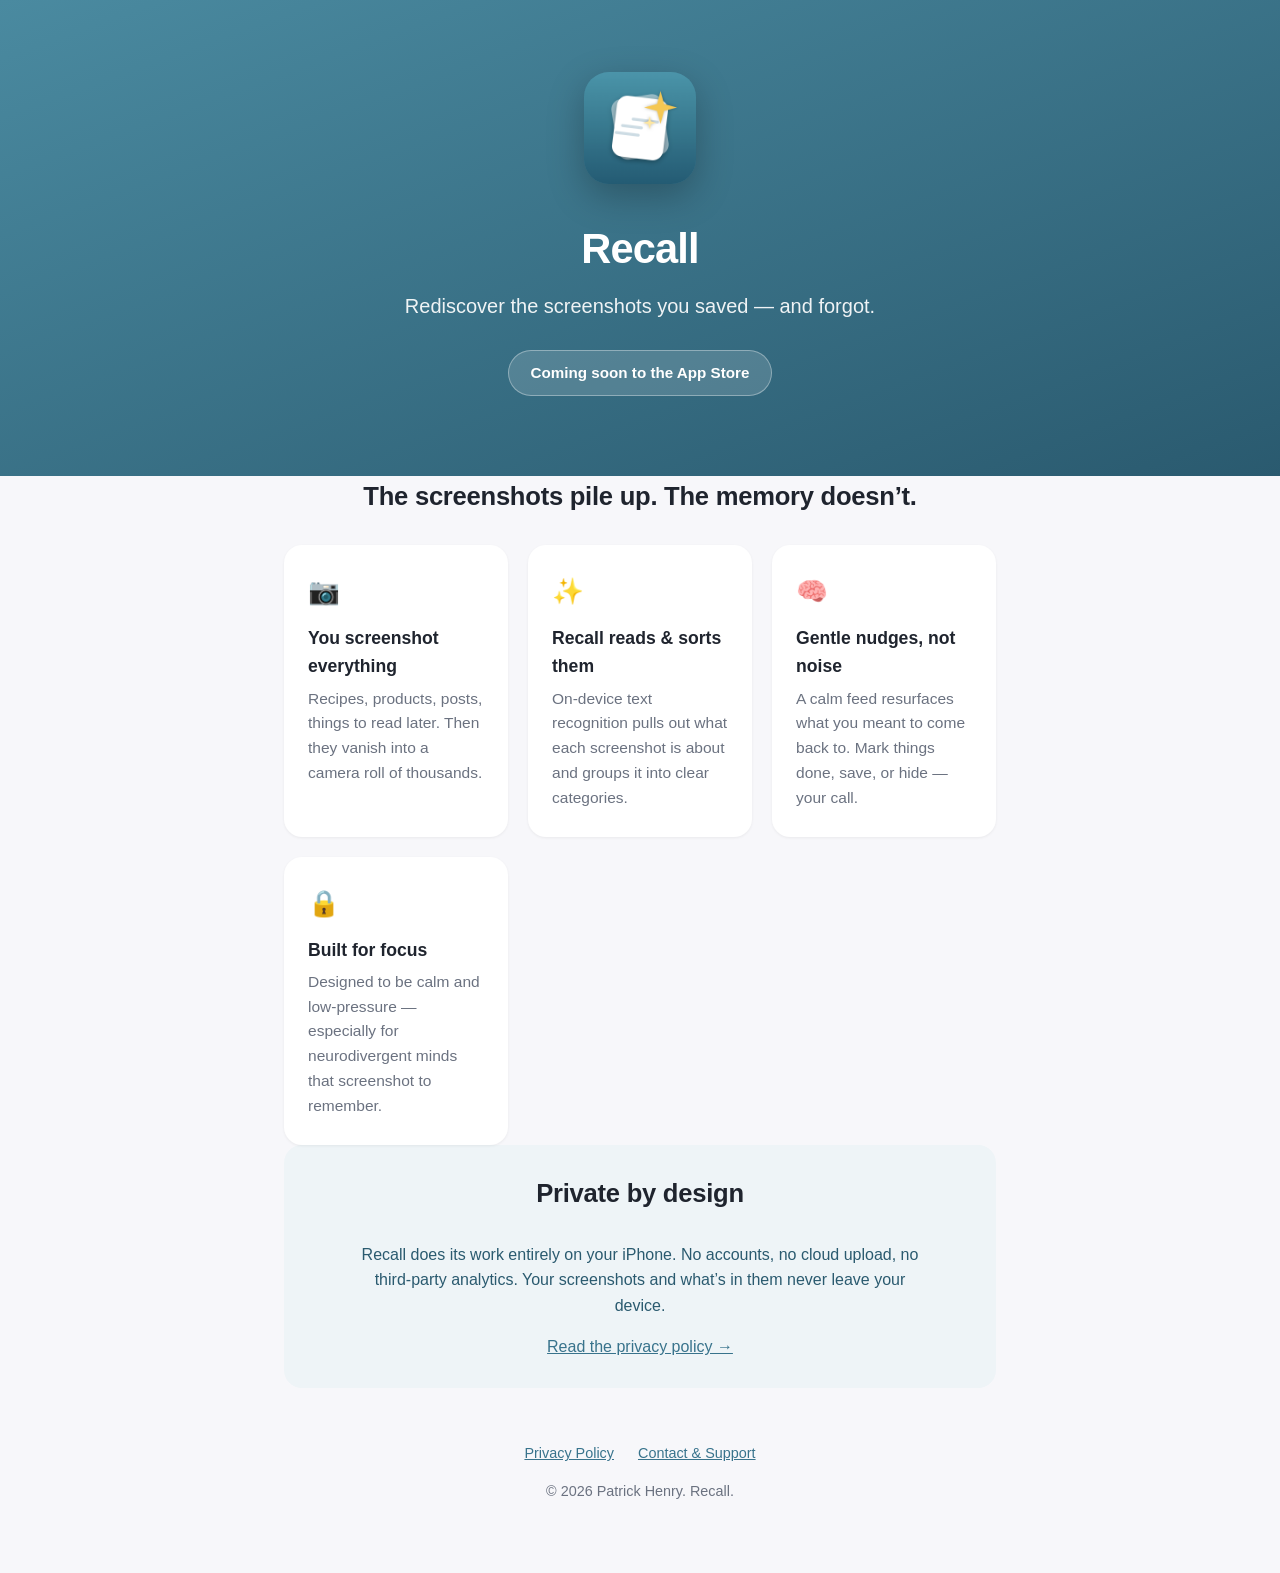
<file: index.html>
<!DOCTYPE html>
<html lang="en">
<head>
  <meta charset="UTF-8" />
  <meta name="viewport" content="width=device-width, initial-scale=1.0" />
  <title>Recall — Rediscover the screenshots you forgot</title>
  <meta name="description" content="Recall is a privacy-first iOS app that quietly resurfaces the useful screenshots you saved and forgot — recipes, products, articles, reminders. All processing stays on your device." />
  <meta property="og:title" content="Recall — Rediscover the screenshots you forgot" />
  <meta property="og:description" content="A privacy-first iOS app that resurfaces the screenshots you saved and forgot. Everything stays on your device." />
  <meta property="og:image" content="icon.png" />
  <meta name="theme-color" content="#2a5a6f" />
  <link rel="icon" href="icon.png" />
  <link rel="apple-touch-icon" href="icon.png" />
  <link rel="stylesheet" href="style.css" />
</head>
<body>
  <header class="hero">
    <img class="app-icon" src="icon.png" alt="Recall app icon" />
    <h1>Recall</h1>
    <p class="tagline">Rediscover the screenshots you saved &mdash; and forgot.</p>
    <div class="badge">Coming soon to the App Store</div>
  </header>

  <main>
    <section class="wrap">
      <h2>The screenshots pile up. The memory doesn&rsquo;t.</h2>
      <div class="features">
        <div class="feature">
          <div class="spark">&#128247;</div>
          <h3>You screenshot everything</h3>
          <p>Recipes, products, posts, things to read later. Then they vanish into a camera roll of thousands.</p>
        </div>
        <div class="feature">
          <div class="spark">&#10024;</div>
          <h3>Recall reads &amp; sorts them</h3>
          <p>On-device text recognition pulls out what each screenshot is about and groups it into clear categories.</p>
        </div>
        <div class="feature">
          <div class="spark">&#129504;</div>
          <h3>Gentle nudges, not noise</h3>
          <p>A calm feed resurfaces what you meant to come back to. Mark things done, save, or hide &mdash; your call.</p>
        </div>
        <div class="feature">
          <div class="spark">&#128274;</div>
          <h3>Built for focus</h3>
          <p>Designed to be calm and low-pressure &mdash; especially for neurodivergent minds that screenshot to remember.</p>
        </div>
      </div>
    </section>

    <section class="wrap">
      <div class="privacy-callout">
        <h2>Private by design</h2>
        <p>
          Recall does its work entirely on your iPhone. No accounts, no cloud upload,
          no third-party analytics. Your screenshots and what&rsquo;s in them never leave your device.
        </p>
        <p style="margin-top:16px;"><a href="privacy.html">Read the privacy policy &rarr;</a></p>
      </div>
    </section>
  </main>

  <footer>
    <div class="wrap">
      <p>
        <a href="privacy.html">Privacy Policy</a>
        <a href="mailto:hello@patrickhenry.us">Contact &amp; Support</a>
      </p>
      <p>&copy; 2026 Patrick Henry. Recall.</p>
    </div>
  </footer>
</body>
</html>
</file>
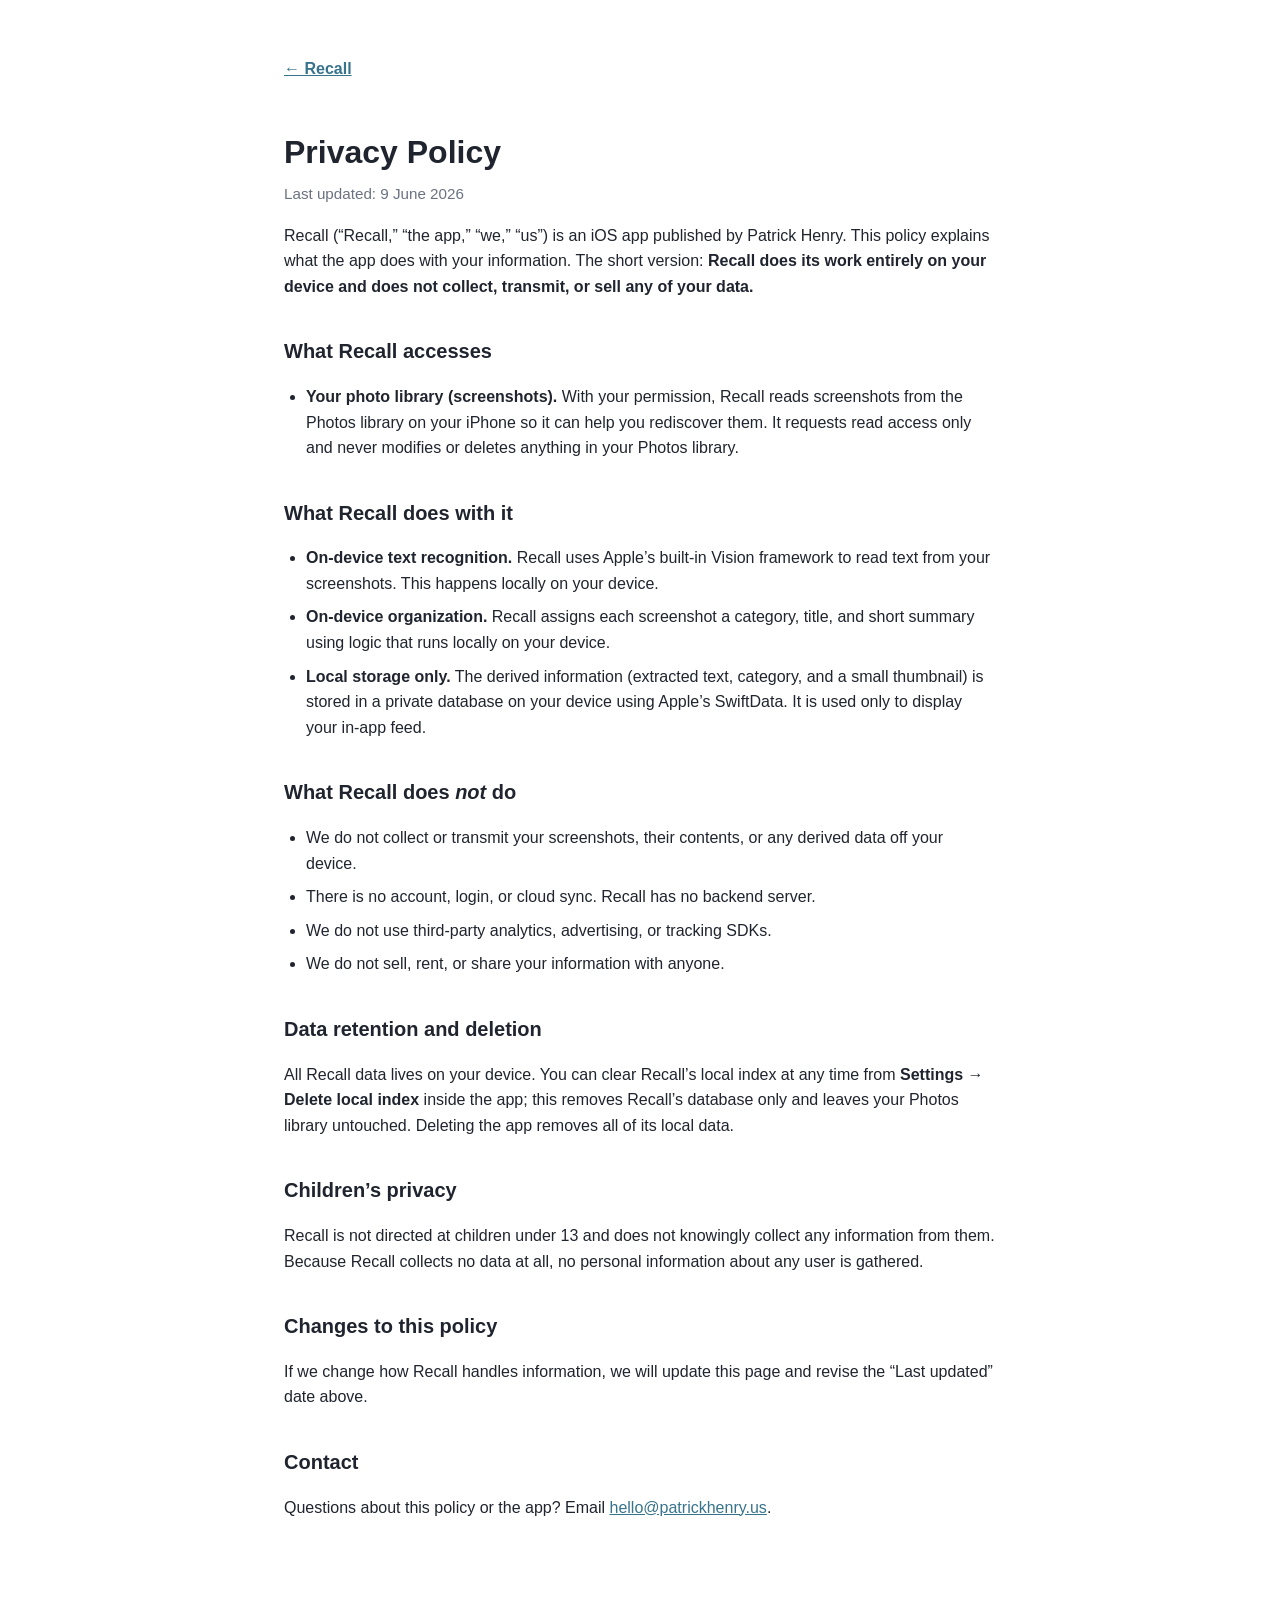
<file: privacy.html>
<!DOCTYPE html>
<html lang="en">
<head>
  <meta charset="UTF-8" />
  <meta name="viewport" content="width=device-width, initial-scale=1.0" />
  <title>Privacy Policy — Recall</title>
  <meta name="description" content="Recall's privacy policy. Recall processes your screenshots entirely on your device and collects no personal data." />
  <meta name="theme-color" content="#2a5a6f" />
  <link rel="icon" href="icon.png" />
  <link rel="stylesheet" href="style.css" />
</head>
<body class="legal">
  <div class="wrap">
    <a class="back" href="index.html">&larr; Recall</a>
    <h1>Privacy Policy</h1>
    <p class="updated">Last updated: 9 June 2026</p>

    <p>
      Recall (&ldquo;Recall,&rdquo; &ldquo;the app,&rdquo; &ldquo;we,&rdquo; &ldquo;us&rdquo;) is an iOS app
      published by Patrick Henry. This policy explains what the app does with your information.
      The short version: <strong>Recall does its work entirely on your device and does not collect,
      transmit, or sell any of your data.</strong>
    </p>

    <h2>What Recall accesses</h2>
    <ul>
      <li>
        <strong>Your photo library (screenshots).</strong> With your permission, Recall reads
        screenshots from the Photos library on your iPhone so it can help you rediscover them.
        It requests read access only and never modifies or deletes anything in your Photos library.
      </li>
    </ul>

    <h2>What Recall does with it</h2>
    <ul>
      <li>
        <strong>On-device text recognition.</strong> Recall uses Apple&rsquo;s built-in Vision
        framework to read text from your screenshots. This happens locally on your device.
      </li>
      <li>
        <strong>On-device organization.</strong> Recall assigns each screenshot a category, title,
        and short summary using logic that runs locally on your device.
      </li>
      <li>
        <strong>Local storage only.</strong> The derived information (extracted text, category, and a
        small thumbnail) is stored in a private database on your device using Apple&rsquo;s SwiftData.
        It is used only to display your in-app feed.
      </li>
    </ul>

    <h2>What Recall does <em>not</em> do</h2>
    <ul>
      <li>We do not collect or transmit your screenshots, their contents, or any derived data off your device.</li>
      <li>There is no account, login, or cloud sync. Recall has no backend server.</li>
      <li>We do not use third-party analytics, advertising, or tracking SDKs.</li>
      <li>We do not sell, rent, or share your information with anyone.</li>
    </ul>

    <h2>Data retention and deletion</h2>
    <p>
      All Recall data lives on your device. You can clear Recall&rsquo;s local index at any time from
      <strong>Settings &rarr; Delete local index</strong> inside the app; this removes Recall&rsquo;s database
      only and leaves your Photos library untouched. Deleting the app removes all of its local data.
    </p>

    <h2>Children&rsquo;s privacy</h2>
    <p>
      Recall is not directed at children under 13 and does not knowingly collect any information from them.
      Because Recall collects no data at all, no personal information about any user is gathered.
    </p>

    <h2>Changes to this policy</h2>
    <p>
      If we change how Recall handles information, we will update this page and revise the
      &ldquo;Last updated&rdquo; date above.
    </p>

    <h2>Contact</h2>
    <p>
      Questions about this policy or the app? Email
      <a href="mailto:hello@patrickhenry.us">hello@patrickhenry.us</a>.
    </p>
  </div>
</body>
</html>
</file>
<file: style.css>
:root {
  --bg: #f7f7fa;
  --card: #ffffff;
  --ink: #1f242e;
  --muted: #6b7280;
  --teal: #38738c;
  --teal-deep: #2a5a6f;
  --teal-soft: #eef4f7;
  --gold: #f4c655;
  --radius: 18px;
  --maxw: 760px;
}

* { box-sizing: border-box; }

html { scroll-behavior: smooth; }

body {
  margin: 0;
  font-family: -apple-system, BlinkMacSystemFont, "Segoe UI", Roboto, Helvetica, Arial, sans-serif;
  color: var(--ink);
  background: var(--bg);
  line-height: 1.6;
  -webkit-font-smoothing: antialiased;
}

a { color: var(--teal); }

.wrap {
  max-width: var(--maxw);
  margin: 0 auto;
  padding: 0 24px;
}

/* Hero */
.hero {
  background: linear-gradient(160deg, #4a8aa0 0%, #2a5a6f 100%);
  color: #fff;
  text-align: center;
  padding: 72px 24px 80px;
}
.hero img.app-icon {
  width: 112px;
  height: 112px;
  border-radius: 25px;
  box-shadow: 0 12px 36px rgba(0,0,0,0.25);
  margin-bottom: 24px;
}
.hero h1 {
  font-size: 2.6rem;
  margin: 0 0 8px;
  letter-spacing: -0.02em;
}
.hero p.tagline {
  font-size: 1.25rem;
  margin: 0 auto;
  max-width: 480px;
  opacity: 0.92;
}
.badge {
  display: inline-block;
  margin-top: 28px;
  padding: 10px 22px;
  background: rgba(255,255,255,0.15);
  border: 1px solid rgba(255,255,255,0.35);
  border-radius: 999px;
  font-size: 0.95rem;
  font-weight: 600;
}

/* Sections */
section { padding: 56px 0; }
section h2 {
  font-size: 1.6rem;
  letter-spacing: -0.01em;
  margin: 0 0 28px;
  text-align: center;
}

.features {
  display: grid;
  grid-template-columns: repeat(auto-fit, minmax(220px, 1fr));
  gap: 20px;
}
.feature {
  background: var(--card);
  border-radius: var(--radius);
  padding: 26px 24px;
  box-shadow: 0 1px 3px rgba(0,0,0,0.06);
}
.feature .spark { font-size: 1.6rem; }
.feature h3 { margin: 12px 0 6px; font-size: 1.1rem; }
.feature p { margin: 0; color: var(--muted); font-size: 0.97rem; }

.privacy-callout {
  background: var(--teal-soft);
  border-radius: var(--radius);
  padding: 28px 28px;
  text-align: center;
}
.privacy-callout h2 { margin-top: 0; }
.privacy-callout p { color: var(--teal-deep); max-width: 560px; margin: 0 auto; }

/* Footer */
footer {
  text-align: center;
  padding: 40px 24px 56px;
  color: var(--muted);
  font-size: 0.9rem;
}
footer a { margin: 0 10px; }

/* Legal page */
.legal { background: var(--card); }
.legal .wrap { padding-top: 56px; padding-bottom: 72px; }
.legal h1 { font-size: 2rem; margin-bottom: 4px; }
.legal .updated { color: var(--muted); margin-top: 0; font-size: 0.95rem; }
.legal h2 { font-size: 1.25rem; margin-top: 36px; }
.legal ul { padding-left: 22px; }
.legal li { margin-bottom: 8px; }
.back { display: inline-block; margin-bottom: 24px; font-weight: 600; }
</file>
